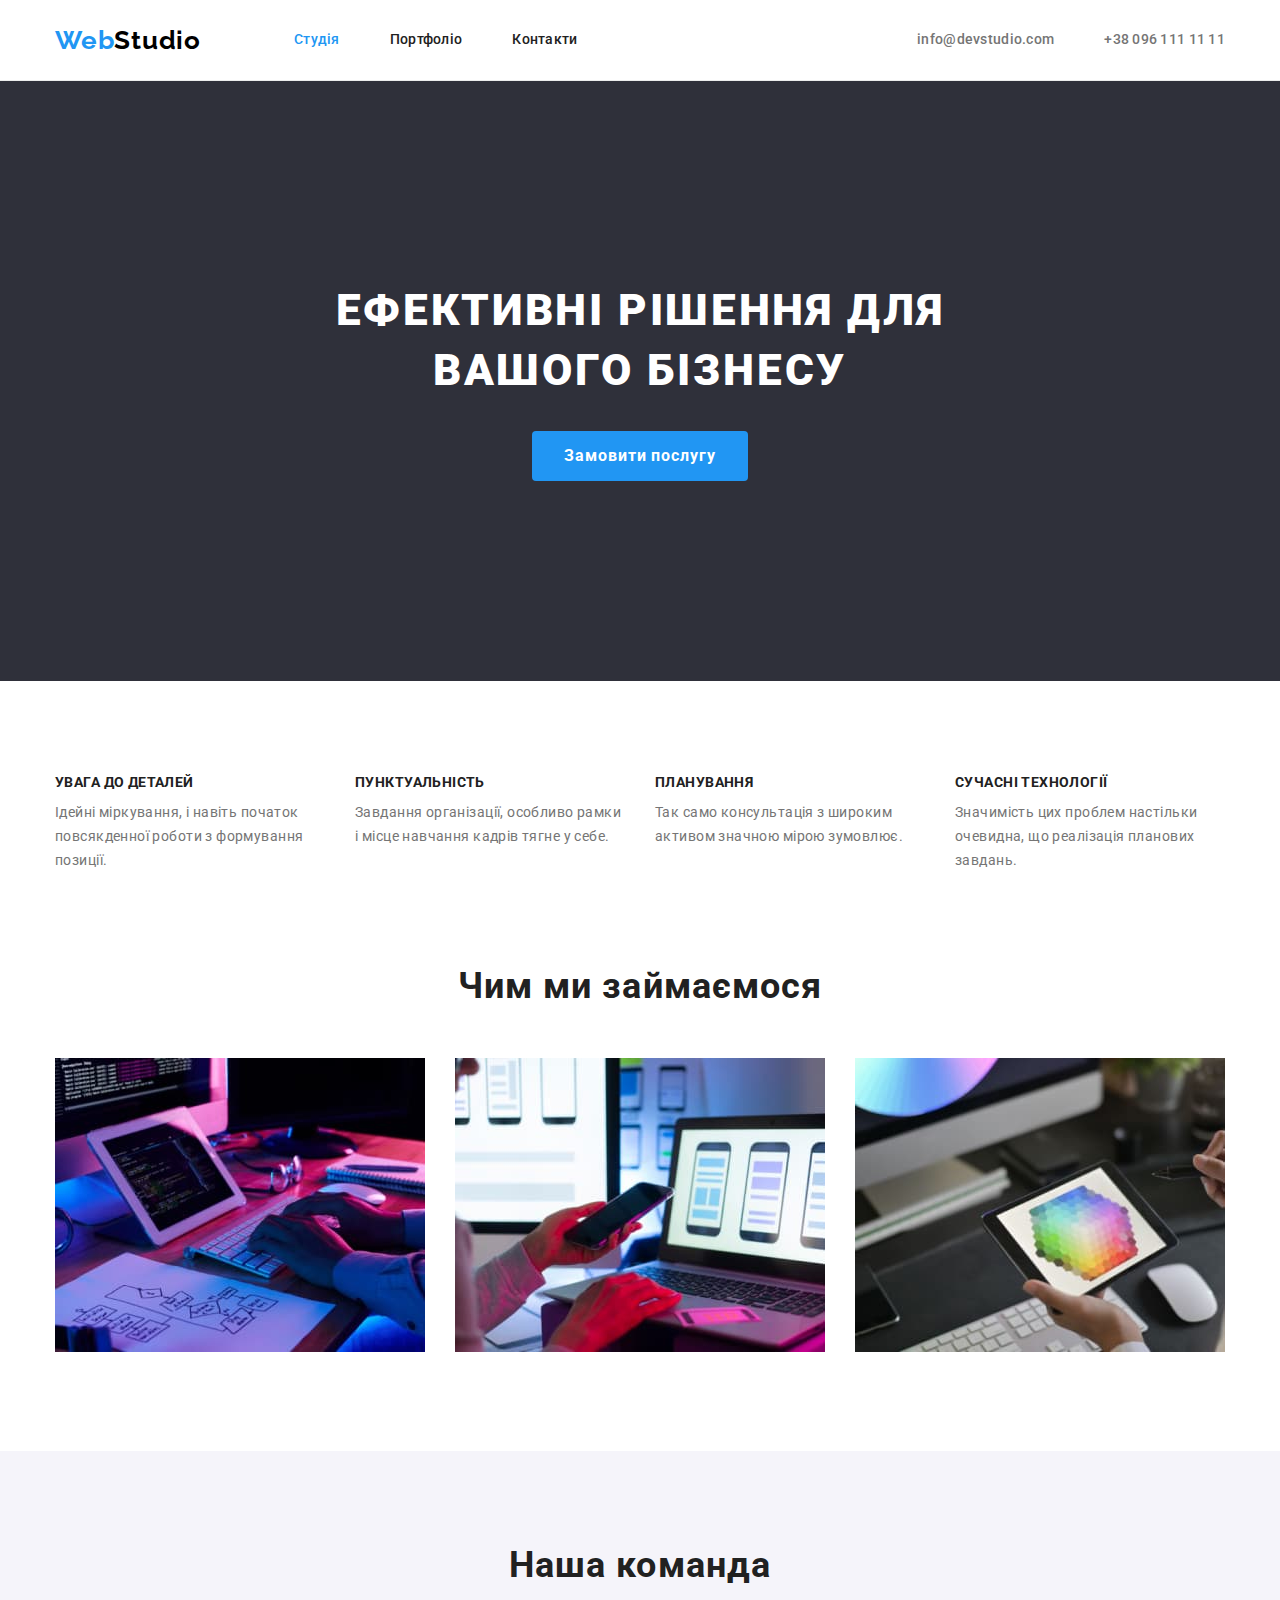
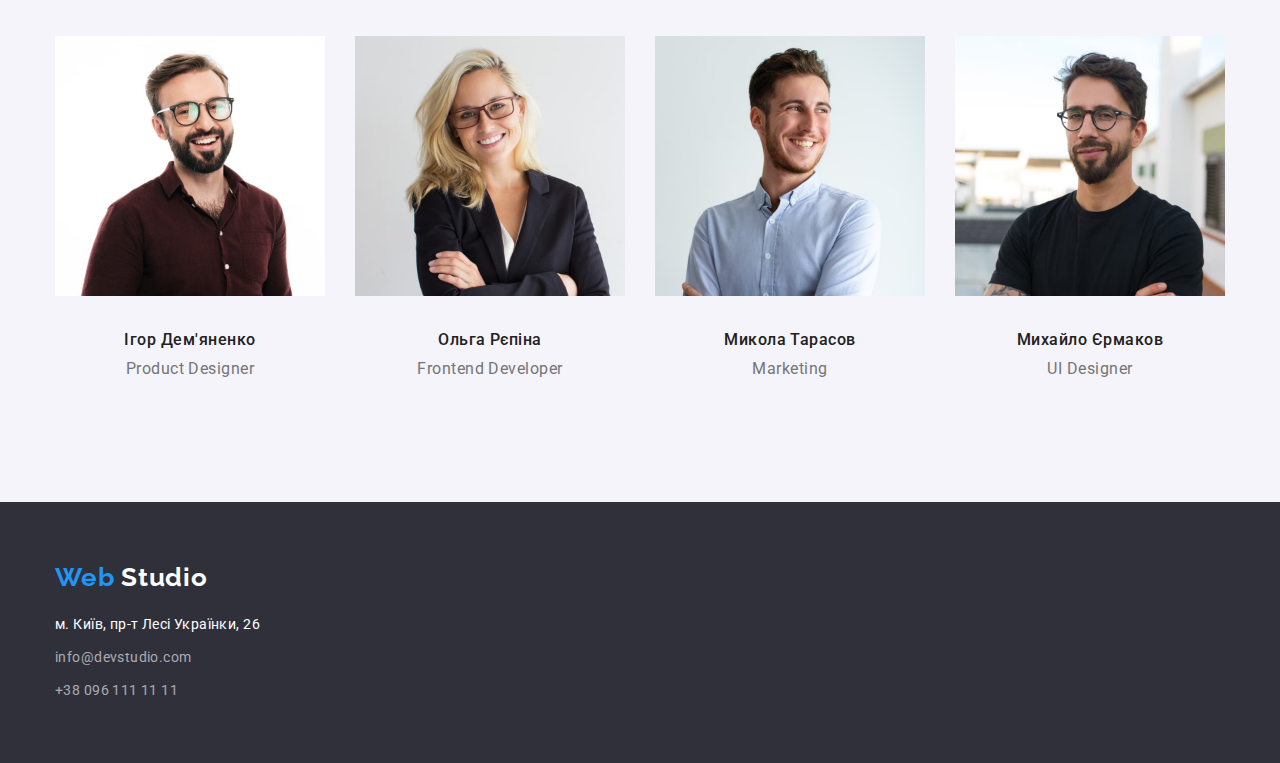
<file: index.html>
<!DOCTYPE html>
<html lang="uk">
    <head>
        <meta charset="UTF-8">
        <meta http-equiv="X-UA-Compatible" content="IE=edge">
        <meta name="viewport" content="width=device-width, initial-scale=1.0">
        <link rel="preconnect" href="https://fonts.googleapis.com">
        <link rel="preconnect" href="https://fonts.gstatic.com" crossorigin>
        <link href="https://fonts.googleapis.com/css2?family=Raleway:wght@700&family=Roboto:wght@400;500;700;900&display=swap" rel="stylesheet">
        <link rel="stylesheet" href="https://cdnjs.cloudflare.com/ajax/libs/modern-normalize/1.1.0/modern-normalize.min.css">
        <title>WebStudio</title>
        <link rel="stylesheet" href="./css/styles.css">
    </head>
    <body>
        <header class="heading">
            <div class="container">
                <a class="logo-web link" href="/">Web<span class="logo-studio">Studio</span></a>
                <nav class="heading-nav">
                    <ul class="nav-list list">
                        <li class="nav-item"><a class="nav-link current link" href="./index.html">Студія</a></li>
                        <li class="nav-item"><a class="nav-link link" href="./portfolio.html">Портфоліо</a></li>
                        <li class="nav-item"><a class="nav-link link" href="#">Контакти</a></li>
                    </ul>  
                </nav>
                    <ul class="contacts-list list">
                        <li class="contacts-item"><a class="contacts-link link" href="mailto:info@devstudio.com">info@devstudio.com</a></li>
                        <li class="contacts-item"><a class="contacts-link link" href="tel:+38096111111">+38 096 111 11 11</a></li>
                    </ul>
            </div>
        </header>
        <main> 
            <!--Hero-->
            <section class="hero-section">
                <div class="container">
                    <h1 class="hero-text">Ефективні рішення для<br>вашого бізнесу</h1>
                    <button class="hero-button" type="button">Замовити послугу</button>
                </div>
            </section>
            <!--Dignity-->
                <section class=" section dignity-section">
                    <div class="container">
                        <ul class="dignity-list list">
                            <li class="dignity-item"> 
                                <h3 class="dignity-header">Увага до деталей</h3>
                                <p class="dignity-paragraph">Ідейні міркування, і навіть початок повсякденної роботи з формування позиції.</p>
                            </li>
                            <li class="dignity-item">
                                <h3 class="dignity-header">Пунктуальність</h3>
                                <p class="dignity-paragraph">Завдання організації, особливо рамки і місце навчання кадрів тягне у себе.</p>
                            </li>
                            <li class="dignity-item">
                                <h3 class="dignity-header">Планування</h3>
                                <p class="dignity-paragraph">Так само консультація з широким активом значною мірою зумовлює.</p>
                            </li>
                            <li class="dignity-item">
                                <h3 class="dignity-header">Сучасні технології</h3>
                                <p class="dignity-paragraph">Значимість цих проблем настільки очевидна, що реалізація планових завдань.</p>
                            </li>
                        </ul>
                    </div>
                </section>
            <!--Studio-->
            <div class="section">
                <section class="studio-section">
                    <div class="container">
                        <h2 class="studio-header">Чим ми займаємося</h2>
                        <ul class="studio-list list">
                            <li class="studio-item">
                                <img src="./images/box1.jpg" alt="Кодинг" width="370">
                            </li>
                            <li class="studio-item">
                                <img src="./images/box2.jpg" alt="Маркетинг" width="370">
                            </li>
                            <li class="studio-item">
                                <img src="./images/box3.jpg" alt="Дизайн" width="370">
                            </li>        
                        </ul>
                    </div>
                </section>
            </div>
            <!--Team-->
            <section class="team-section section">
                <div class="container">
                    <h2 class="team-heading">
                        Наша команда
                    </h2>
                    <ul class="team-list list">
                        <li class="team-item">
                            <img src="./images/box4.jpg" alt="Чоловік з каштановим волоссям, з бородоюй , носить круглі окуляри, вдітий у червоне поло" width="270">
                            <div class="team-space">
                                <h3 class="team-name">Ігор Дем'яненко</h3>
                                <p class="team-professioin">Product Designer</p>
                            </div>
                        </li>
                        <li class="team-item">
                            <img src="./images/box5.jpg" alt="Жінка зі світлим волоссям, носить окуляри, вдіта у чорний піджак" width="270">
                            <div class="team-space">
                                <h3 class="team-name">Ольга Рєпіна</h3>
                                <p class="team-professioin">Frontend Developer</p>
                            </div>
                        </li>
                        <li class="team-item">
                            <img src="./images/box6.jpg" alt="Чоловік з каштановим волоссям, зі щетиною, вдітий у білу сорочку" width="270">
                            <div class="team-space">  
                                <h3 class="team-name">Микола Тарасов</h3>
                                <p class="team-professioin">Marketing</p>
                            </div>
                        </li>
                        <li class="team-item">
                            <img src="./images/box7.jpg" alt="Чоловік брюнет, з бородою, носить круглі окуляри, вдітий у чорну футболку" width="270">
                            <div class="team-space">
                                <h3 class="team-name">Михайло Єрмаков</h3>
                                <p class="team-professioin">UI Designer</p>
                            </div>
                        </li>
                    </ul>
                </div>
            </section>
        </main>
        <!--Footer-->
        <footer class="footer">
            <div class="container">
                <a class="footer-logo-web link" href="/">Web
                    <span class="logo-studio">Studio</span>
                </a>
                <address class="footer-address">
                    <ul class="footer-list list">
                        <li class="footer-street"><a href="https://www.google.com/maps/place/%D0%B1%D1%83%D0%BB.+%D0%9B%D0%B5%D1%81%D0%B8+%D0%A3%D0%BA%D1%80%D0%B0%D0%B8%D0%BD%D0%BA%D0%B8,+26,+%D0%9A%D0%B8%D0%B5%D0%B2,+02000/@50.426582,30.5361431,16.98z/data=!4m5!3m4!1s0x40d4cf0e033ecbe9:0x57a4dffefec77da0!8m2!3d50.4265807!4d30.5383858" class="street-link link">м. Київ, пр-т Лесі Українки, 26</a></li>
                        <li class="footer-contacts-item"><a class="footer-contacts-link link" href="mailto:info@devstudio.com">info@devstudio.com</a></li>
                        <li class="footer-contacts-item"><a class="footer-contacts-link link" href="tel:+380961111111">+38 096 111 11 11</a></li>
                    </ul>
                </address>
            </div>
        </footer>
    </body>     
</html>
</file>
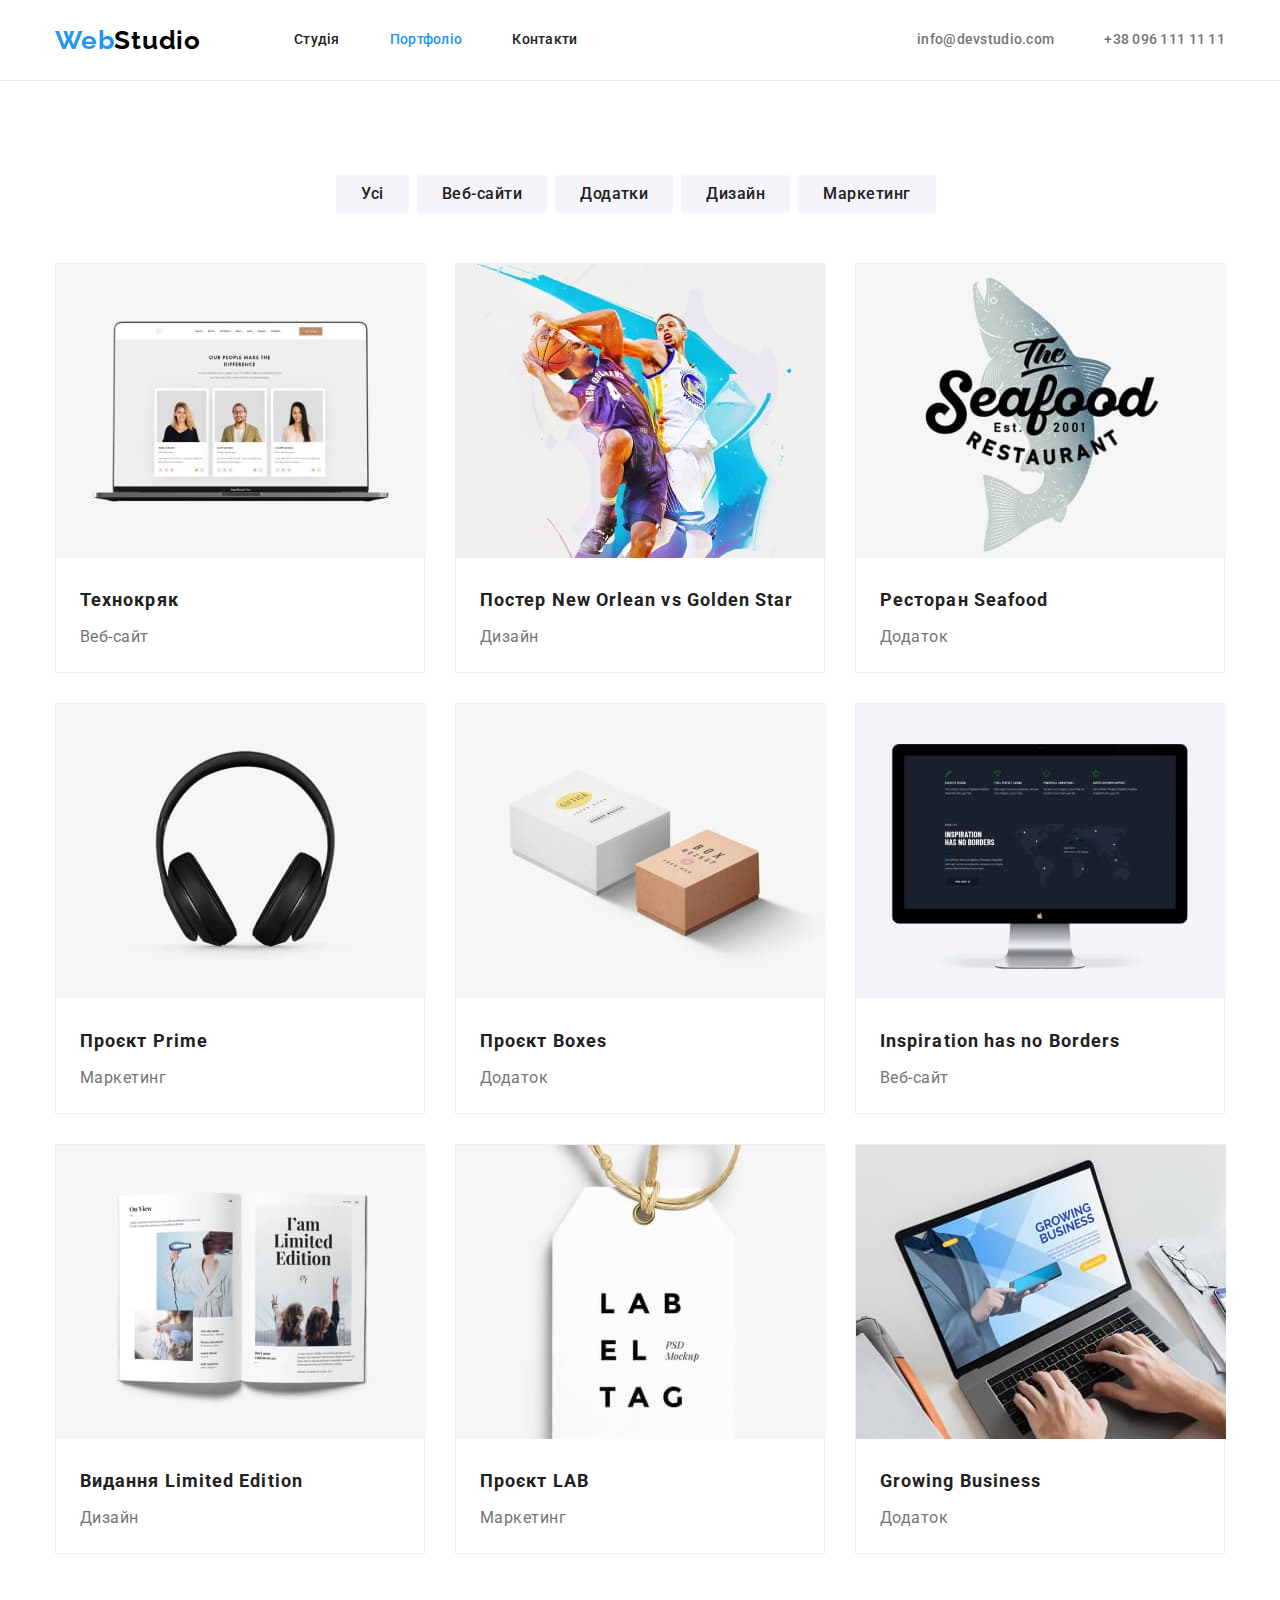
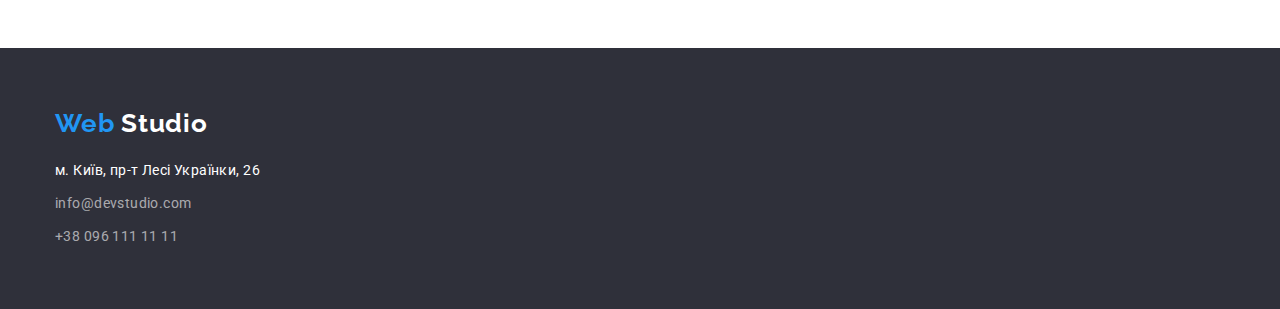
<file: portfolio.html>
<!DOCTYPE html>
<html lang="uk">
    <head>
        <meta charset="UTF-8">
        <meta http-equiv="X-UA-Compatible" content="IE=edge">
        <meta name="viewport" content="width=device-width, initial-scale=1.0">
        <link rel="preconnect" href="https://fonts.googleapis.com">
        <link rel="preconnect" href="https://fonts.gstatic.com" crossorigin>
        <link href="https://fonts.googleapis.com/css2?family=Raleway:wght@700&family=Roboto:wght@400;500;700;900&display=swap" rel="stylesheet">
        <link rel="stylesheet" href="https://cdnjs.cloudflare.com/ajax/libs/modern-normalize/1.1.0/modern-normalize.min.css">
        <title>WebStudio</title>
        <link rel="stylesheet" href="./css/styles.css">    
    </head>
    <body>
        <header class="heading">
            <div class="container">
                <a class="logo-web link" href="/">Web<span class="logo-studio">Studio</span></a>
                <nav class="heading-nav">
                    <ul class="nav-list list">
                        <li class="nav-item"><a class="nav-link  link" href="./index.html">Студія</a></li>
                        <li class="nav-item"><a class="nav-link current link" href="./portfolio.html">Портфоліо</a></li>
                        <li class="nav-item"><a class="nav-link link" href="#">Контакти</a></li>
                    </ul>  
                </nav>
                    <ul class="contacts-list list">
                        <li class="contacts-item"><a class="contacts-link link" href="mailto:info@devstudio.com">info@devstudio.com</a></li>
                        <li class="contacts-item"><a class="contacts-link link" href="tel:+38096111111">+38 096 111 11 11</a></li>
                    </ul>
            </div>
        </header>
        <main>
            <div class=" section">
                <div class="container">
                    <section class="portfolio">
                        <h1 hidden> 
                            Портфоліо            
                        </h1>
                        <ul class="filters list">
                            <li class="filter-item">
                                <button class="filter-button" type="button">Усі</button>
                            </li>
                            <li class="filter-item">
                                <button class="filter-button" type="button">Веб-сайти</button>
                            </li>
                            <li class="filter-item">
                                <button class="filter-button" type="button">Додатки</button>
                            </li>
                            <li class="filter-item"> 
                                <button class="filter-button" type="button">Дизайн</button>
                            </li>
                            <li class="filter-item">
                                <button class="filter-button" type="button">Маркетинг</button>
                            </li>
                        </ul>
                        <ul class="projects-list list">
                            <li class="project-item">
                                <a class="link" href="#">
                                    <img src="./images/box8.jpg" width="370" alt="Ноутбук з відкритим сайтом">
                                    <div class="projects-space">
                                        <h3 class="project-name">Технокряк</h3>
                                        <p class="project-type">Веб-сайт</p>
                                    </div>    
                                </a>
                            </li>
                            <li class="project-item"> 
                                <a class="link" href="#">
                                    <img src="./images/box9.jpg" width="370" alt="Хлопці грають у баскетбол">
                                    <div class="projects-space">
                                        <h3 class="project-name">Постер New Orlean vs Golden Star</h3>
                                        <p class="project-type">Дизайн</p>
                                    </div>
                                </a>
                                
                            </li>
                            <li class="project-item">
                                <a class="link" href="#">
                                    <img src="./images/box10.jpg" width="370" alt="Логотип ресторану">
                                    <div class="projects-space">
                                        <h3 class="project-name">Ресторан Seafood</h3>
                                        <p class="project-type">Додаток</p>
                                    </div>
                                </a>
                            
                            </li>
                            <li class="project-item">
                                <a class="link" href="#">
                                    <img src="./images/box11.jpg" width="370" alt="Навушники">
                                    <div class="projects-space">
                                        <h3 class="project-name">Проєкт Prime</h3>
                                        <p class="project-type">Маркетинг</p>
                                    </div>
                                </a>
                            </li>
                            <li class="project-item">
                                <a class="link" href="#">
                                    <img src="./images/box12.jpg" width="370" alt="Дві коробки">
                                    <div class="projects-space">
                                        <h3 class="project-name">Проєкт Boxes</h3>
                                        <p class="project-type">Додаток</p>
                                    </div>
                                </a>
                            </li>
                            <li class="project-item">
                                <a class="link" href="#">
                                    <img src="./images/box13.jpg" width="370" alt="Мак з відкритим сайтом">
                                    <div class="projects-space">
                                        <h3 class="project-name">Inspiration has no Borders</h3>
                                        <p class="project-type">Веб-сайт</p>
                                    </div>
                                </a>
                                
                            </li>
                            <li class="project-item">
                                <a class="link" href="#">
                                    <img src="./images/box14.jpg" width="370" alt="Журнал із дизайном">
                                    <div class="projects-space">
                                        <h3 class="project-name">Видання Limited Edition</h3>
                                        <p class="project-type">Дизайн</p>
                                    </div>
                                </a>
                                
                            </li>
                            <li class="project-item">
                                <a class="link" href="#">
                                    <img src="./images/box15.jpg" width="370" alt="Бирка">
                                    <div class="projects-space">
                                        <h3 class="project-name">Проєкт LAB</h3>
                                        <p class="project-type">Маркетинг</p>
                                    </div>
                                </a>
                                
                            </li>
                            <li class="project-item">
                                <a class="link" href="#">
                                    <img src="./images/box16.jpg" width="370" alt="Ноутбук з додатком">
                                    <div class="projects-space">
                                        <h3 class="project-name">Growing Business</h3>
                                        <p class="project-type">Додаток</p>
                                    </div>
                                </a>
                            </li>
                        </ul>
                    </section>
                </div>
            </div>  
        </main>
        <footer class="footer">
            <div class="container">
                <a class="footer-logo-web link" href="/">Web
                    <span class="logo-studio">Studio</span>
                </a>
                <address class="footer-address">
                    <ul class="footer-list list">
                        <li class="footer-street"><a href="https://www.google.com/maps/place/%D0%B1%D1%83%D0%BB.+%D0%9B%D0%B5%D1%81%D0%B8+%D0%A3%D0%BA%D1%80%D0%B0%D0%B8%D0%BD%D0%BA%D0%B8,+26,+%D0%9A%D0%B8%D0%B5%D0%B2,+02000/@50.426582,30.5361431,16.98z/data=!4m5!3m4!1s0x40d4cf0e033ecbe9:0x57a4dffefec77da0!8m2!3d50.4265807!4d30.5383858" class="street-link link">м. Київ, пр-т Лесі Українки, 26</a></li>
                        <li class="footer-contacts-item"><a class="footer-contacts-link link" href="mailto:info@devstudio.com">info@devstudio.com</a></li>
                        <li class="footer-contacts-item"><a class="footer-contacts-link link" href="tel:+380961111111">+38 096 111 11 11</a></li>
                    </ul>
                </address>
            </div>
        </footer>
    </body>
</html>
</file>
<file: css/styles.css>
:root{
    --black-color: #000000;
    --white-color: #ffffff;
    --heading-black-color: #212121;
    --paragraph-gray-color: #757575;
    --accent-color: #2196F3; 
    --hero-button-accent:#188CE8;
    --dark-background-color:#2F303A;
    --fake-white:#F5F4FA;
    --footer-contacts-color:rgba(255, 255, 255, 0.6);
    --shadow-color-one:rgba(0, 0, 0, 0.1);
    --shadow-color-two:rgba(0, 0, 0, 0.08);
    --shadow-color-three:rgba(0, 0, 0, 0.12);
    --heading-line:#ECECEC;
    --portfolio-line:#EEEEEE;
}

h1,
h2,
h3,
ul,
p{
    margin: 0;
    padding: 0;

}

.nav-link.current,
.nav-link:hover, 
.contacts-link:hover,
.nav-link:focus, 
.contacts-link:focus,
.footer-contacts-link:hover,
.footer-contacts-link:focus,
.footer-street:hover,
.footer-street:focus,
.street-link:hover,
.street-link:focus

{
    color: var(--accent-color);
}

body{
    font-family: 'Roboto';
    color:var(--paragraph-gray-color);
    margin:0
}

.list{
    list-style: none;
}

.link{
    text-decoration: none;
}

.container{
    width: 1200px;
    margin-left: auto;
    margin-right: auto;
    padding-left: 15px;
    padding-right: 15px;
}

.section{
    padding: 94px 0;
}

/*-------------------------------HEADER-----------------------------*/

.heading {
    background-color: var(--white-color);
    border-bottom: 1px solid var(--heading-line);
}

.heading .container{
    display: flex;
    align-items: center;
}

.logo-web{
    margin-right: 93px;
}

.logo-web,
.footer-logo-web
{
    color: var(--accent-color);
    font-family: 'Raleway';
    font-weight: 700;
    font-size: 26px;
    line-height: 1.19;
    letter-spacing: 0.03em;
}

.logo-studio,
.footer-logo-studio {    
    color:var(--black-color);
}

.heading-nav {

}

.nav-list {
    font-weight: 500;
    font-size: 14px;
    line-height: 1.14;
    letter-spacing: 0.02em;
    display: flex;
}

.nav-item {
    margin-right: 50px;
}

.nav-item:last-child{
    margin:0;
}

.nav-link {
    display: block;
    color: var(--heading-black-color);
    padding-top: 32px;
    padding-bottom: 32px;
}

.contacts-list{
    display: flex;
    margin-left: auto;
}

.contacts-item{
    
    font-weight: 500;
    font-size: 14px;
    line-height: 1.14 ;
    letter-spacing: 0.02em;
   
}
.contacts-item + .contacts-item{
    margin-left: 50px;
}
.contacts-link{
    color: var(--paragraph-gray-color)
}



/*-------------------------------HERO-----------------------------*/

.hero-section {
    background:var(--dark-background-color);
    text-align: center;

    padding-top: 200px;
    padding-bottom: 200px;
}
.hero-text {

    color: var(--white-color);
    font-weight: 900;
    font-size: 44px;
    line-height: 1.36;
    letter-spacing: 0.06em;
    text-transform: uppercase;
    margin-bottom: 30px;
}

.hero-button {
    display: inline-block;
    cursor: pointer;
    color: var(--white-color);
    background: var(--accent-color);
    border-radius: 4px;
    border:none;
    font-weight: 700;
    font-size: 16px;
    line-height: 1.88;
    align-items: center;
    text-align: center;
    letter-spacing: 0.06em;
    font-family:'Roboto';
    padding: 10px 32px;
}

.hero-button:hover, .hero-button:focus{
    background:var(--hero-button-accent); 
}

/*------------------------------DIGNITY---------------------------*/

.dignity-section {  
    padding-bottom: 0;
}

.dignity-list {
    display: flex;
    justify-content: space-between;
    /* flex-wrap: wrap;    
    margin-left: 30px; */
}

.dignity-list:first-child {
    /* margin-left: 0; */
}

.dignity-item {
    width: 270px;

}

.dignity-item + .dignity-item{
    margin-left: 30px;
}

.dignity-header {
    font-weight: 700;
    font-size: 14px;
    line-height: 1.14;
    letter-spacing: 0.03em;
    text-transform: uppercase;
    color: var(--heading-black-color);
    margin-bottom: 10px;
}

.dignity-paragraph {
    font-size: 14px;
    line-height: 1.71;
    letter-spacing: 0.03em;
    
}

/*--------------------------STUDIO------------------------------*/

.studio-section {
    
}
.studio-header {
    font-weight: 700;
    font-size: 36px;
    line-height: 1.16;
    text-align: center;
    letter-spacing: 0.03em;
    color: var(--heading-black-color);
    margin-bottom: 50px;
}

.studio-list {
    display: flex;
    justify-content: space-between;
}

.studio-item {
    /* margin-right: 30px; */
    
}

.studio-item:last-child{
    /* margin-right: 0; */
}

/*------------------------TEAM------------------------------*/

.team-section{
    background-color: var(--fake-white);
}

.team-heading{
    font-weight: 700;
    font-size: 36px;
    line-height: 1.16;
    text-align: center;
    letter-spacing: 0.03em;
    color: var(--heading-black-color);
    margin-bottom: 50px;
}

.team-list {
    display: flex;
    justify-content: space-between;
}

.team-section img{
    margin-bottom: 30px;
}

.team-space{
    padding-bottom: 30px;
    text-align: center; 
}

.team-item {
    /* margin-right: 30px; */
    
}

.team-item:last-child{
    /* margin-right: 0; */
}

.team-name {
    font-weight: 500;
    font-size: 16px;
    line-height: 1.18;  
    letter-spacing: 0.03em;
    color: var(--heading-black-color);
    margin-bottom: 10px;
}

.team-professioin {
    font-size: 16px;
    line-height: 1.18;
    letter-spacing: 0.03em;
}

/*------------------------FOOTER------------------------------*/

.footer{ 
    background:var(--dark-background-color);
    display: flex;
    padding-top: 60px;
    padding-bottom: 60px; 
}

.footer .container{
    /* padding-top: 60px;
    padding-bottom: 60px; */

}

.footer-logo-web{
    display: inline-block;

}

.footer-list {

}

.footer-street {
    display: inline-block;
    font-size: 14px;
    line-height: 1.71;
    letter-spacing: 0.03em;
    color: var(--white-color)
}

.footer-contacts-item {
    font-style: normal;
    display: block;
    margin-top: 9px;

}


.footer .logo-studio{
    color: var(--white-color);
}

.footer-street{
    font-style: normal;
    display: block;
    margin-top: 20px;
}

.street-link{
    color: var(--white-color);
}

.footer-contacts-link {
    font-size: 14px;
    line-height: 1.71;
    letter-spacing: 0.03em;
    color:var(--footer-contacts-color);   
}

/*------------------------FILTERS------------------------------*/

.filters {
    margin-bottom: 50px;
    display: flex;
    justify-content: center;

}

.portfolio{



}

.filter-item {
    margin-right: 8px; 
}

.filter-button {
    cursor: pointer;
    background: var(--fake-white);
    border-radius: 4px;
    font-size: 16px;
    line-height: 1.62;
    text-align: center;
    letter-spacing: 0.03em;
    color: var(--heading-black-color);
    border:none;
    font-weight: 500;
    font-family: inherit;
    padding: 6px 25px;
}

.filter-button:hover,
.filter-button:focus{
    background: var(--accent-color);
    box-shadow: 0px 3px 1px var(--shadow-color-one), 0px 1px 2px var(--shadow-color-two), 0px 2px 2px var(--shadow-color-three);
    border-radius: 4px;
    color: var(--white-color);
}

/*------------------------PROJECTS------------------------------*/

.portfolio {

}

.projects-list{
    display: flex;
    flex-wrap: wrap;
    justify-content: space-between;

    /* margin-left: 30px; */

}

/* .projects-list:nth-child(3n){
    margin-left: 0; 
} */

.projects-list img {

}

.project-item {
    width: 370px; 
    margin-bottom: 30px;
    border: 1px solid var(--portfolio-line);
}
/* border: 1px solid var(--portfolio-line); */
.projects-space{
    padding-top: 20px;
    padding-bottom: 20px;
    padding-left: 24px;
    padding-right: 24px;
}

.project-item:nth-last-child(-n+3){
    margin-bottom: 0;
}
.project-name {
    font-weight: 700;
    font-size: 18px;
    line-height: 2;
    letter-spacing: 0.06em;
    color:var(--heading-black-color); 
    margin-bottom: 4px;
}

.project-type { 
    font-size: 16px;
    line-height: 1.88;
    letter-spacing: 0.03em;
    color: var(--paragraph-gray-color);
}
</file>
